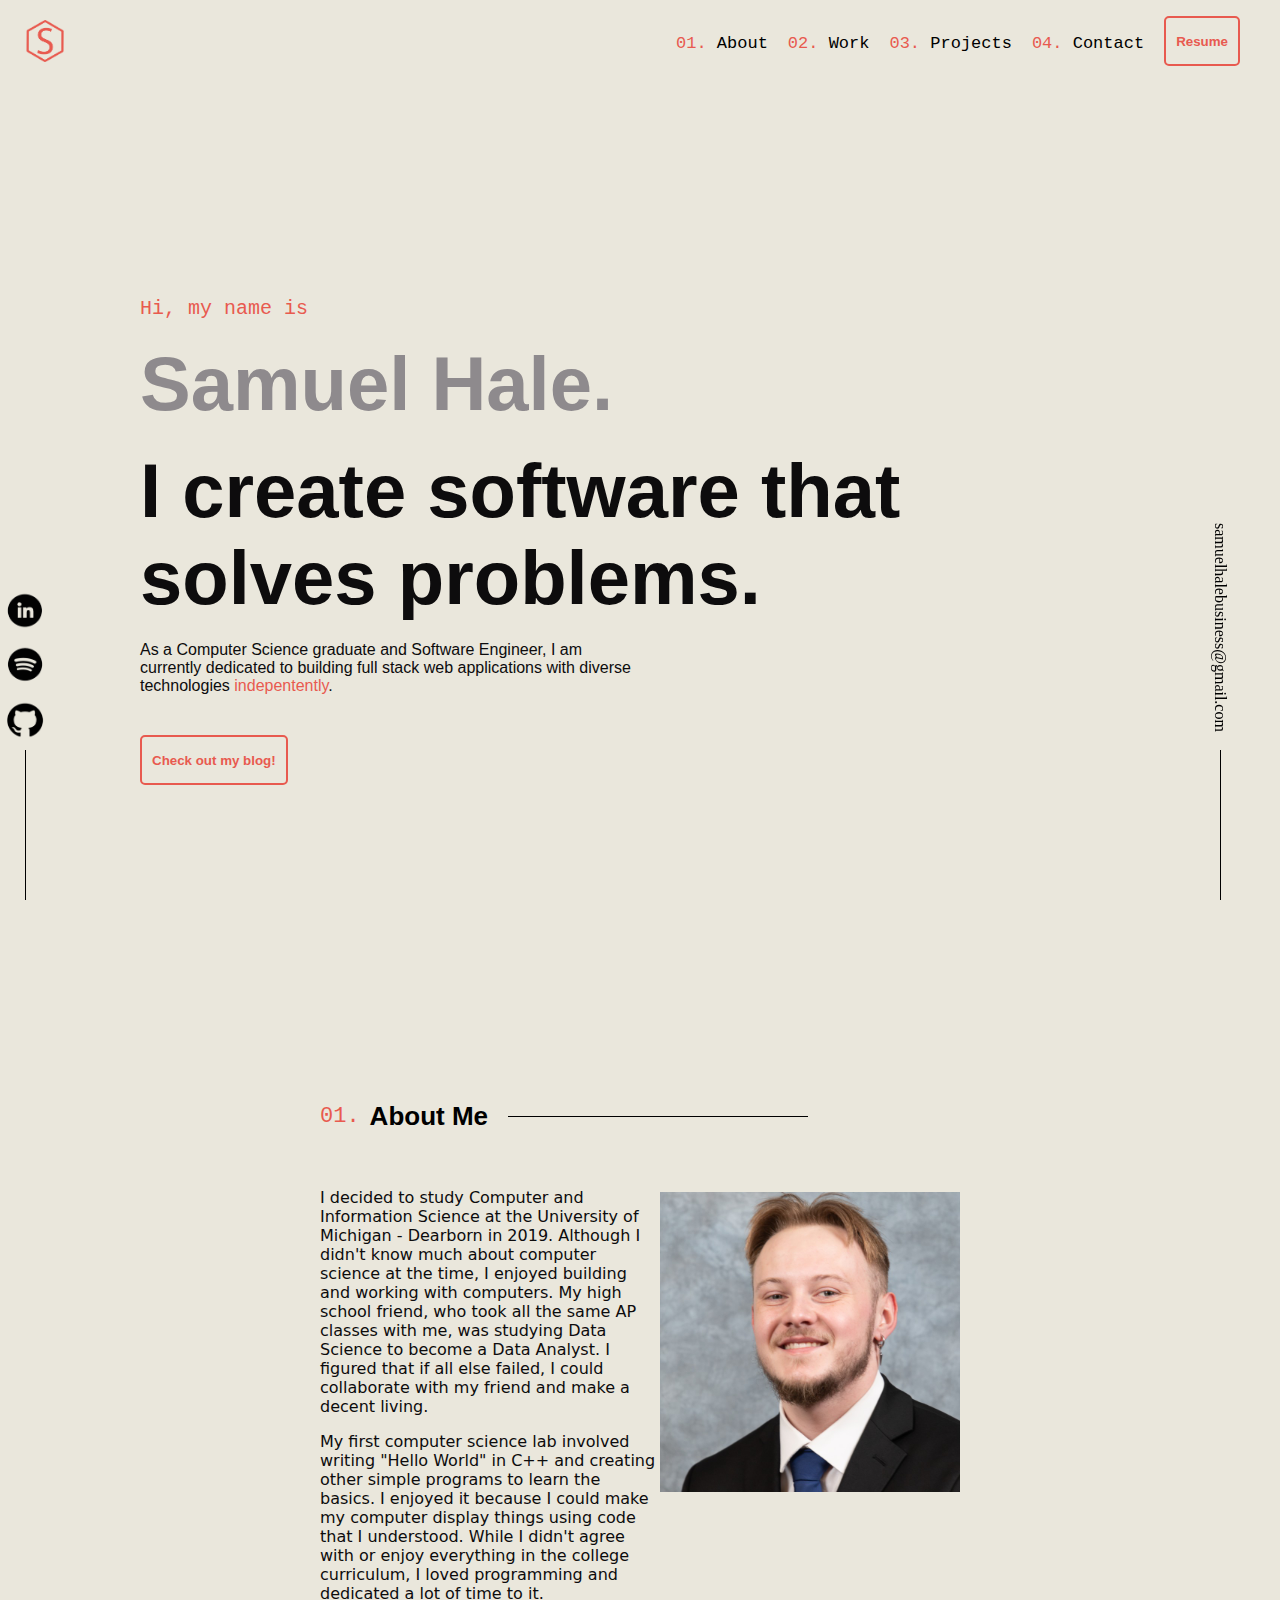
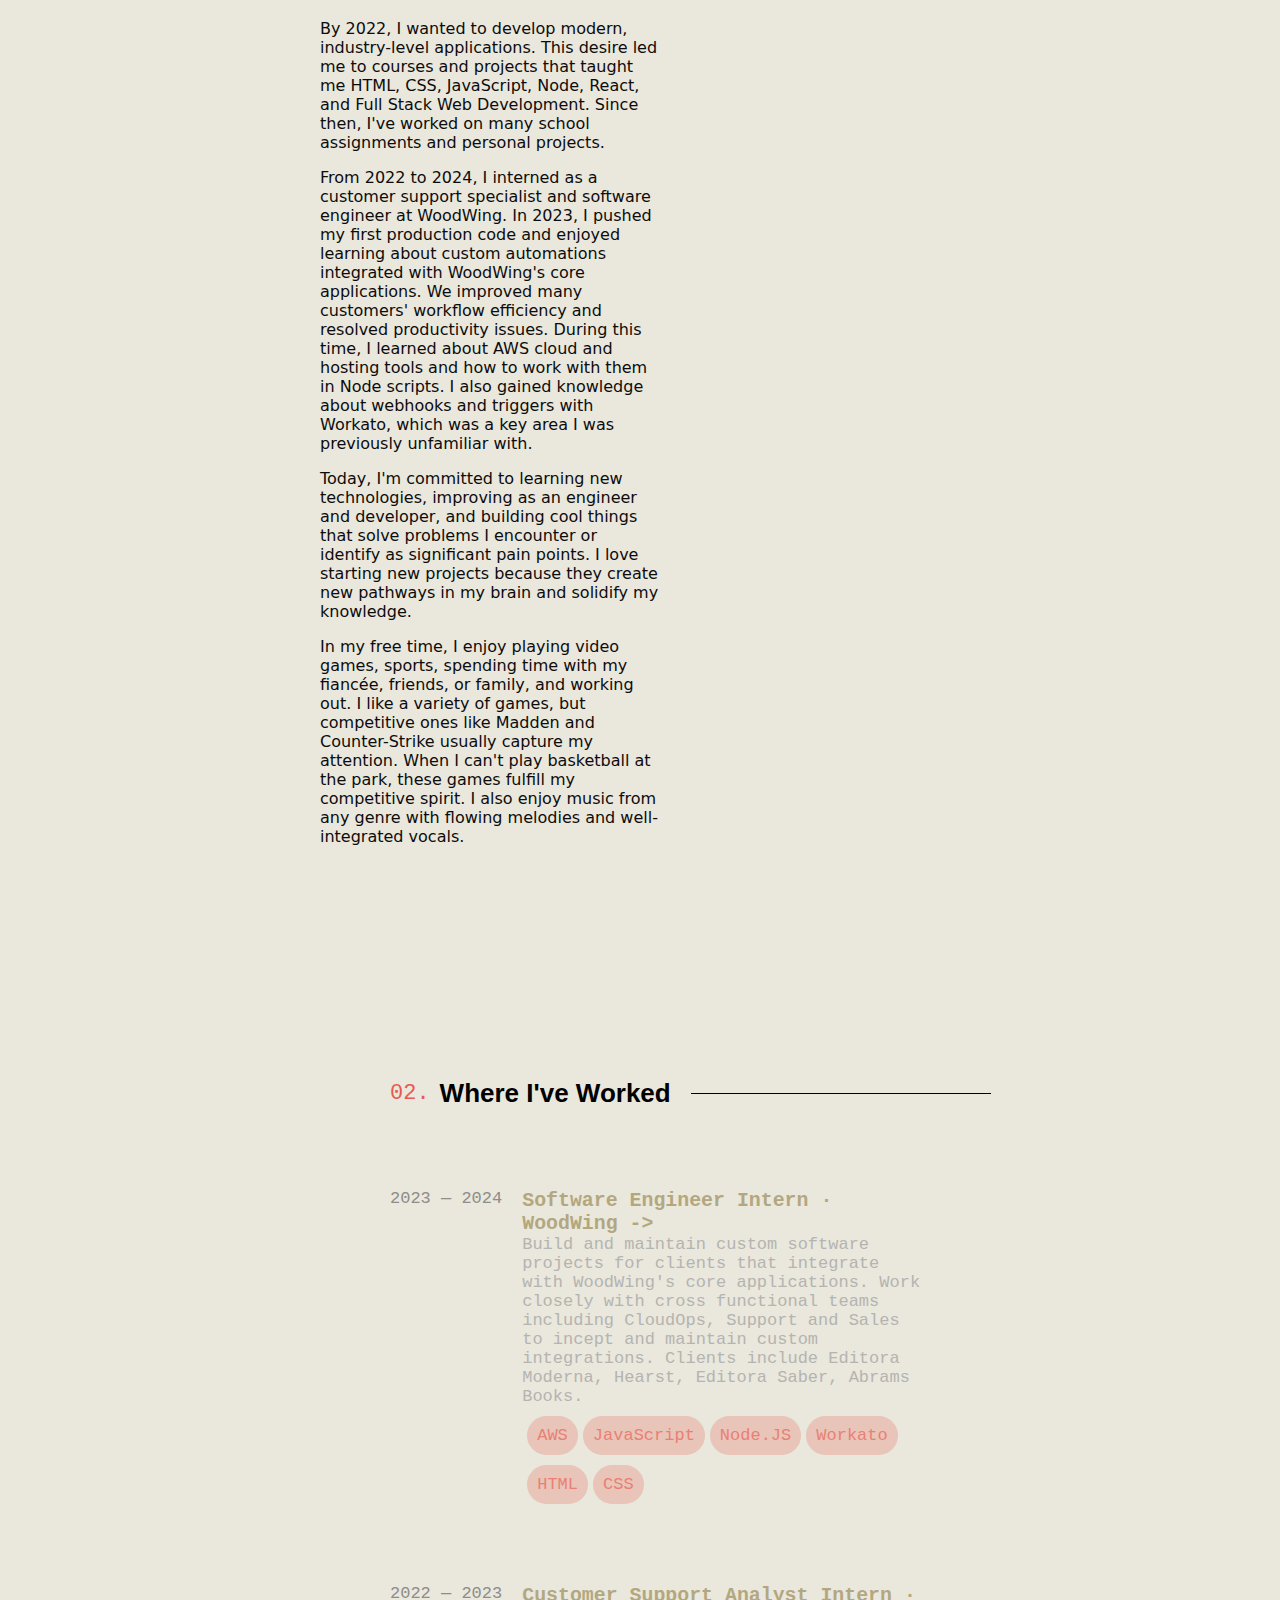
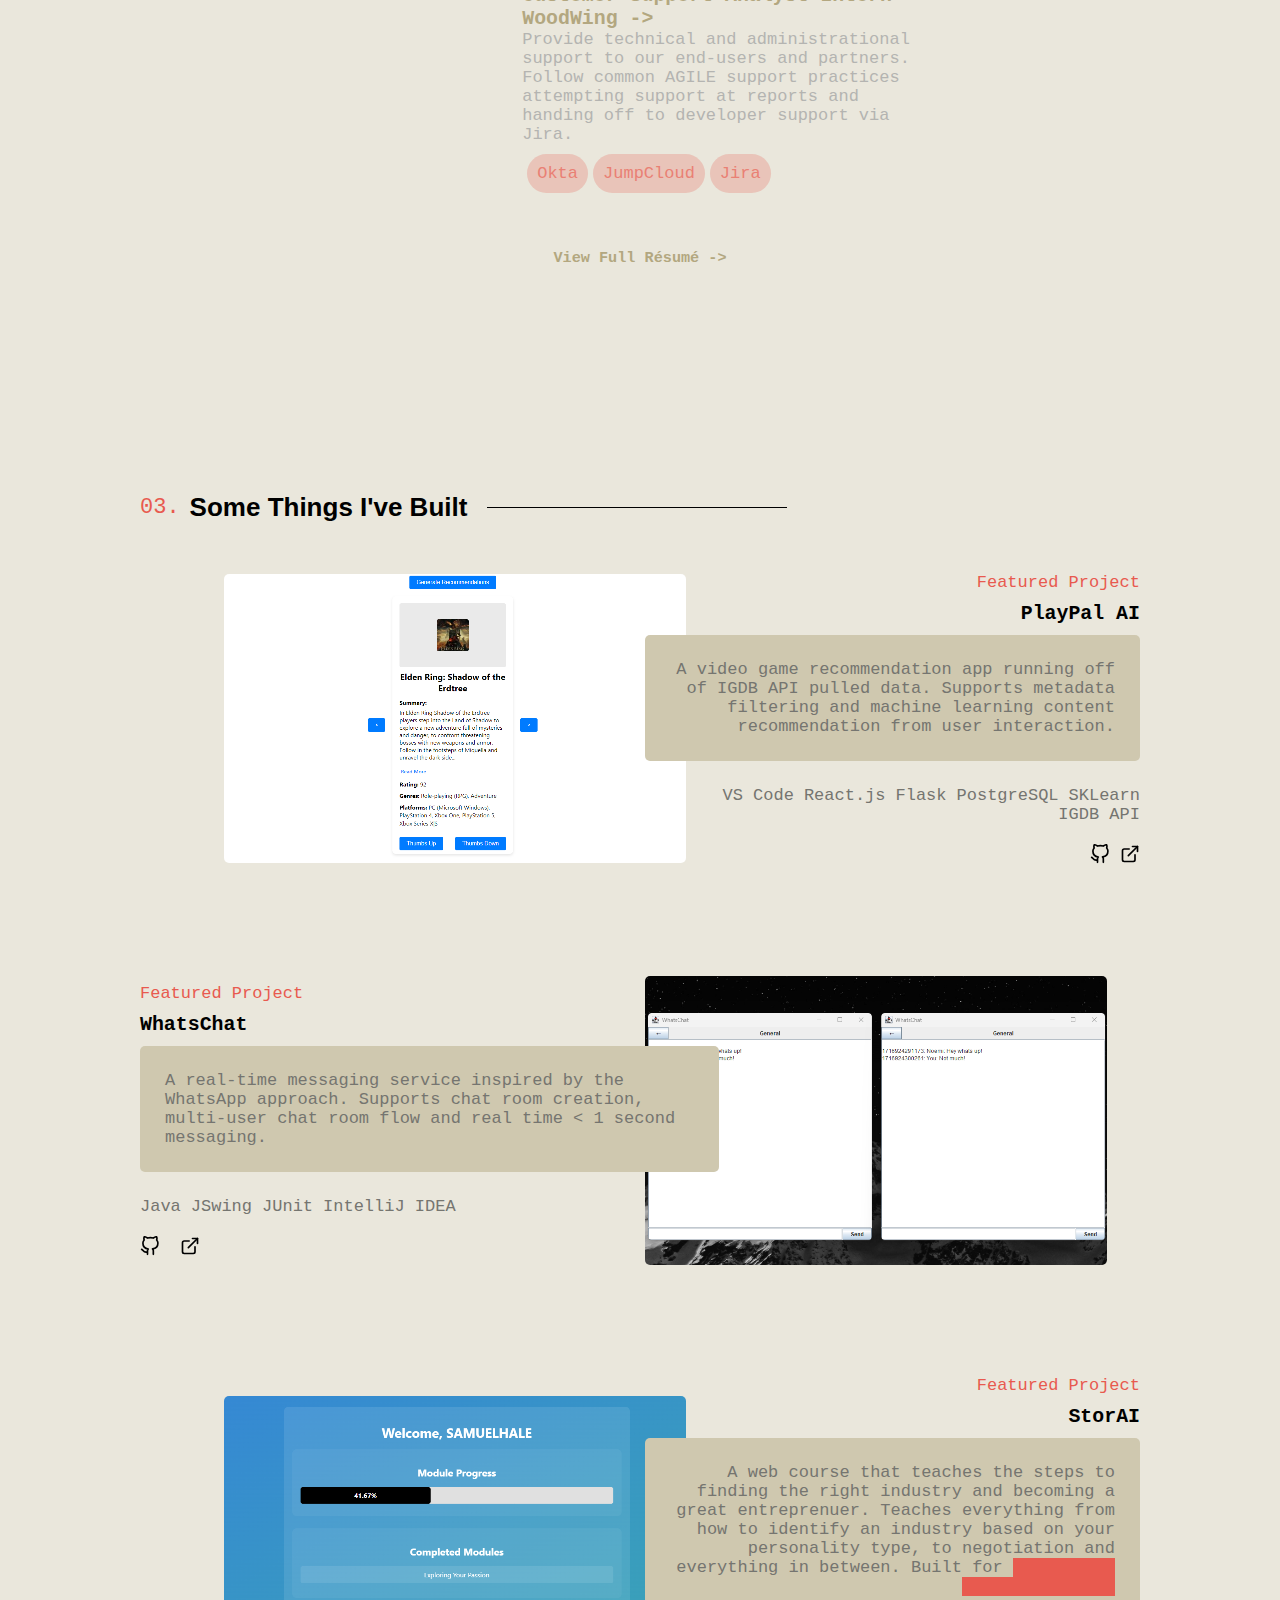
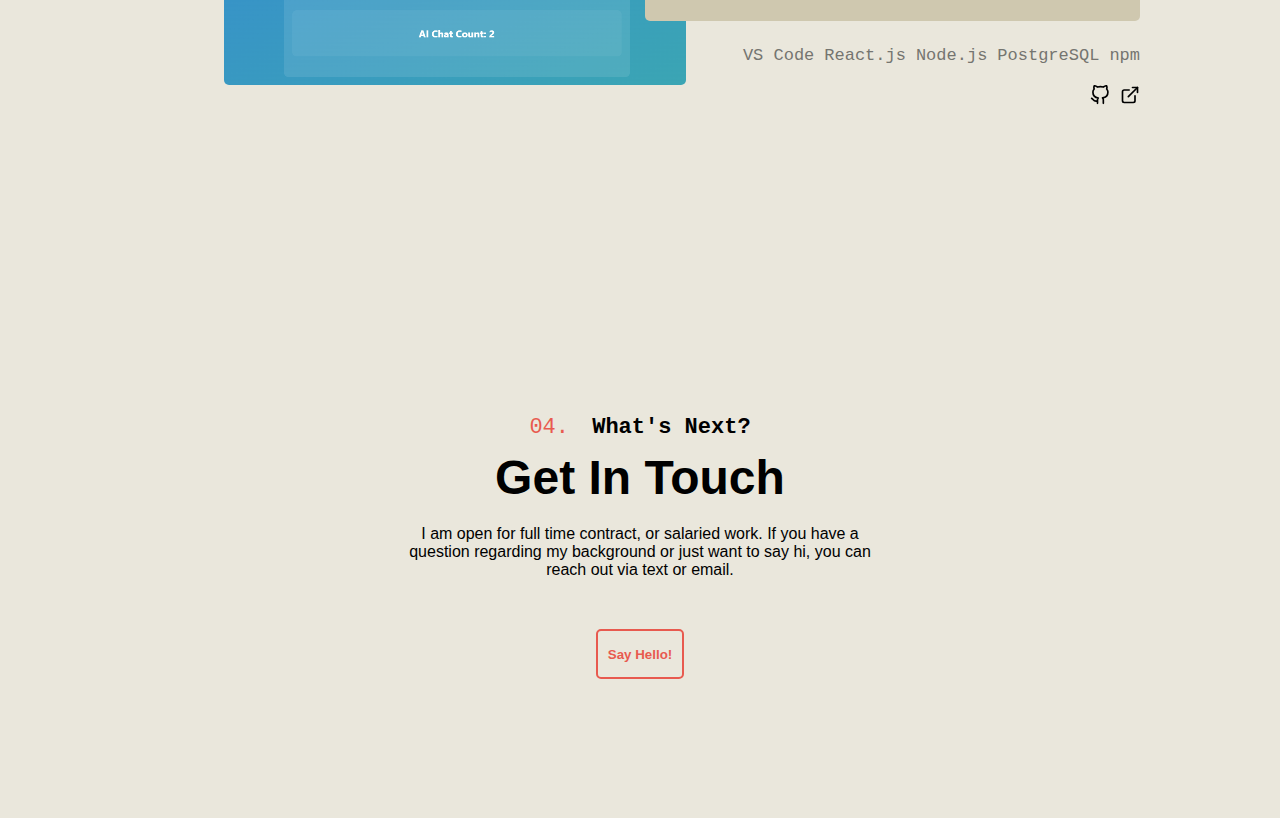
<file: index.html>
<!DOCTYPE HTML PUBLIC "-//W3C//DTD HTML 4.01 Transitional//EN" "http://www.w3.org/TR/html4/loose.dtd">
<html lang="en">
<head>
    <meta charset="UTF-8">
    <title>Samuel Hale</title>
    <link rel = "icon" href ="./assets/Title-Logo.png" type = "image/x-icon">
    <link rel="stylesheet" href="css/styles.css" />
    <script
    src="https://code.jquery.com/jquery-3.7.1.js"
    integrity="sha256-eKhayi8LEQwp4NKxN+CfCh+3qOVUtJn3QNZ0TciWLP4="
    crossorigin="anonymous"></script>
</head>
<body>
    <!--Navigation Bar-->
    <div class="navbar">
        <ul class="navbar-items">
            <li class="logo">
                <a href="index.html"><img src="assets/Logo.png" alt="logo"></a>
            </li>
            <li class="placeholder"></li>
            <li class="nav-item"><a href="#about" class="about link"><div class="list-num">01.</div> About</a></li>
            <li class="nav-item"><a href="#work" class ="work link"><div class="list-num">02.</div> Work</a></li>
            <li class="nav-item"><a href="#project" class="projects link"><div class="list-num">03.</div> Projects</a></li>
            <li class="nav-item"><a href="#contact" class="contact link"><div class="list-num">04.</div> Contact</a></li>
            <button class="resume-button"><a href="assets/Samuel_Hale_Resume.docx" download>Resume</a></button>
        </ul>
    </div>
    <!--end of Navigation Bar-->
    <!--Social List-->
    <div orientation="left" class="side left">
        <ul class="logo-links social">
            <li class="linkedin">
                <a href="https://www.linkedin.com/in/samhale07/" target="_blank"><img src="assets/in.png" alt="logo"></a>
            </li>
            <li class="spotify">
                <a href="https://open.spotify.com/user/31hnp6kdgi7qjobbud6f5qgltqty" rel="noopener noreferrer" target="_blank"><img src="assets/spot.png" alt="logo"></a>
            </li>
            <li class="github">
                <a href="https://github.com/SamuelHaleDev" target="_blank"><img src="assets/gh.png" alt="logo"></a>
            </li>
        </ul>
    </div>
    <!--end of Social List-->
    <!--Email Footer-->
    <div orientation="right" class="side right">
        <div class="email-container">
            <a href="mailto:samuelhalebusiness@gmail.com" rel="noopener noreferrer" class="email" target="_blank">
                samuelhalebusiness@gmail.com
            </a>
        </div>
    </div>
    <!--end of Email Footer-->
    <!--Splash Page-->
    <div class="splash-content-container  main-section">
        <p class="introduction">Hi, my name is</p>
        <h1 class="name">Samuel Hale.</h1>
        <h1 class="self-statement">I create software that solves problems.</h1>
        <p class="self-overview">
            As a Computer Science graduate and Software Engineer, I am currently dedicated to building full stack web applications with diverse technologies <span class="indep"> indepentently</span>.
        </p>
        <button class="resume-button"><a href="https://samuelhalebusiness.wixsite.com/portfolio/blog" target="_blank">Check out my blog!</a></button>
    </div>
    <!--end of Splash Page-->
    <!--About Content-->
    <div id="about" class="about-body section">
        <h2 class="section-heading"><span class="numbering">01.</span> About Me</h2>
        <div class="inner">
            <div class="body-paragraphs">
                <p class="paragraph">
                    I decided to study Computer and Information Science at the University of Michigan - Dearborn in 2019. Although I didn't know much about computer science at the time, I enjoyed building and working with computers. My high school friend, who took all the same AP classes with me, was studying Data Science to become a Data Analyst. I figured that if all else failed, I could collaborate with my friend and make a decent living.
                </p>
                <p class="paragraph">
                    My first computer science lab involved writing "Hello World" in C++ and creating other simple programs to learn the basics. I enjoyed it because I could make my computer display things using code that I understood. While I didn't agree with or enjoy everything in the college curriculum, I loved programming and dedicated a lot of time to it.
                </p>
                <p class="paragraph">
                    By 2022, I wanted to develop modern, industry-level applications. This desire led me to courses and projects that taught me HTML, CSS, JavaScript, Node, React, and Full Stack Web Development. Since then, I've worked on many school assignments and personal projects.
                </p>
                <p class="paragraph">
                    From 2022 to 2024, I interned as a customer support specialist and software engineer at WoodWing. In 2023, I pushed my first production code and enjoyed learning about custom automations integrated with WoodWing's core applications. We improved many customers' workflow efficiency and resolved productivity issues. During this time, I learned about AWS cloud and hosting tools and how to work with them in Node scripts. I also gained knowledge about webhooks and triggers with Workato, which was a key area I was previously unfamiliar with.            </p>
                <p class="paragraph">
                    Today, I'm committed to learning new technologies, improving as an engineer and developer, and building cool things that solve problems I encounter or identify as significant pain points. I love starting new projects because they create new pathways in my brain and solidify my knowledge.            </p>
                <p class="paragraph">
                    In my free time, I enjoy playing video games, sports, spending time with my fiancée, friends, or family, and working out. I like a variety of games, but competitive ones like Madden and Counter-Strike usually capture my attention. When I can't play basketball at the park, these games fulfill my competitive spirit. I also enjoy music from any genre with flowing melodies and well-integrated vocals.
                </p>
            </div>
            <div class="portrait">
                <img src="assets/BusinessPhoto.jpg" class="self-portrait">
            </div>
        </div>
    </div>
    <!--end of About Content-->
    <!--Work Conent-->
    <div id="work" class="experience-container section">
        <ol class="experience-list">
            <li class="experience-item work">
                <h2 class="section-heading"><span class="numbering">02.</span> Where I've Worked</h2>
            </li>
            <li class="experience-item">
                <div class="experience-group">
                    <a href="https://www.woodwing.com/" class="experience-group" target="_blank">
                        <div class="experience-time_frame">
                            2023 — 2024
                        </div>
                        <div class="experience-content">
                            <h3 class="title_company">
                                Software Engineer Intern · WoodWing <span class="arrow">-></span>
                            </h3>
                            <p class="job-content">
                                Build and maintain custom software projects for clients that integrate with WoodWing's core applications.
                                Work closely with cross functional teams including CloudOps, Support and Sales to incept and maintain custom integrations.
                                Clients include Editora Moderna, Hearst, Editora Saber, Abrams Books.
                            </p>
                            <ul class="tech-stack">
                                <li class="tech-item">
                                    AWS
                                </li>
                                <li class="tech-item">
                                    JavaScript
                                </li>
                                <li class="tech-item">
                                    Node.JS
                                </li>
                                <li class="tech-item">
                                    Workato
                                </li>
                                <li class="tech-item">
                                    HTML
                                </li>
                                <li class="tech-item">
                                    CSS
                                </li>
                            </ul>
                        </div>
                    </a>
                </div>
            </li>
            <li class="experience-item">
                <div class="experience-group">
                    <a href="https://www.woodwing.com/" class="experience-group" target="_blank">
                        <div class="experience-time_frame">
                            2022 — 2023
                        </div>
                        <div class="experience-content">
                            <h3 class="title_company">
                                Customer Support Analyst Intern · WoodWing <span class="arrow">-></span>
                            </h3>
                            <p class="job-content">
                                Provide technical and administrational support to our end-users and partners.
                                Follow common AGILE support practices attempting support at reports and handing off to developer support via Jira.
                            </p>
                            <ul class="tech-stack">
                                <li class="tech-item">
                                    Okta
                                </li>
                                <li class="tech-item">
                                    JumpCloud
                                </li>
                                <li class="tech-item">
                                    Jira
                                </li>
                            </ul>
                        </div>
                    </a>
                </div>
            </li>
        </ol>
        <script src="opacity.js"></script>
        <div class="resume-link-container">
            <h3 class="resume-link-text">
                <a href="./assets/Samuel_Hale_SE_Resume.pdf" target="_blank">
                    View Full Résumé <span class="arrow">-></span>
                </a>
            </h3>
        </div>
    </div>
    <!--end of Work Content-->
    <!--Project Content-->
    <div id="project" class="projects-container section">
        <h2 class="section-heading"><span class="numbering">03.</span> Some Things I've Built</h2>
        <ul class="content-list">
            <li class="project-item">
                <div class="img-container">
                    <a href="https://playpal-jwmk.onrender.com/" target="_blank">
                        <img src="./assets/playpal.png">
                    </a>
                </div>
                <div class="project-text-container">
                    <p class="featured-project">Featured Project</p>
                    <h3 class="project-title"><a href="https://playpal-jwmk.onrender.com/" target="_blank">PlayPal AI</a></h3>
                    <div class="description-container">
                        <p class="description-text">A video game recommendation app running off of IGDB API pulled data. Supports metadata filtering and machine learning content recommendation from user interaction.</p>
                    </div>
                    <div class="technology-list-container">
                        <ul class="technology-list right">
                            <li class="technology-item">VS Code</li>
                            <li class="technology-item">React.js</li>
                            <li class="technology-item">Flask</li>
                            <li class="technology-item">PostgreSQL</li>
                            <li class="technology-item">SKLearn</li>
                            <li class="technology-item">IGDB API</li>
                        </ul>
                    </div>
                    <div class="project-links-container">
                        <a href="https://github.com/ww-samuel-hale/playpal" aria-label="GitHub Link" rel="noopener noreferrer" target="_blank">
                            <svg xmlns="http://www.w3.org/2000/svg" role="img" viewBox="0 0 24 24" fill="none" stroke="currentColor" stroke-width="2" stroke-linecap="round" stroke-linejoin="round" class="feather feather-github">
                                <title>
                                    GitHub
                                </title>
                                <path d="M9 19c-5 1.5-5-2.5-7-3m14 6v-3.87a3.37 3.37 0 0 0-.94-2.61c3.14-.35 6.44-1.54 6.44-7A5.44 5.44 0 0 0 20 4.77 5.07 5.07 0 0 0 19.91 1S18.73.65 16 2.48a13.38 13.38 0 0 0-7 0C6.27.65 5.09 1 5.09 1A5.07 5.07 0 0 0 5 4.77a5.44 5.44 0 0 0-1.5 3.78c0 5.42 3.3 6.61 6.44 7A3.37 3.37 0 0 0 9 18.13V22">
                                </path>
                            </svg>
                        </a>
                        <a href="https://playpal-jwmk.onrender.com/" aria-label="External Link" class="external" rel="noopener noreferrer" target="_blank">
                            <svg xmlns="http://www.w3.org/2000/svg" role="img" viewBox="0 0 24 24" fill="none" stroke="currentColor" stroke-width="2" stroke-linecap="round" stroke-linejoin="round" class="feather feather-external-link">
                                <title>
                                    External Link
                                </title>
                                <path d="M18 13v6a2 2 0 0 1-2 2H5a2 2 0 0 1-2-2V8a2 2 0 0 1 2-2h6"></path>
                                <polyline points="15 3 21 3 21 9"></polyline>
                                <line x1="10" y1="14" x2="21" y2="3"></line>
                            </svg>
                        </a>
                    </div>
                </div>
            </li>
            <li class="project-item">
                <div class="project-text-container left">
                    <p class="featured-project left">Featured Project</p>
                    <h3 class="project-title left"><a href="https://github.com/SamuelHaleDev/Chat-Application" target="_blank">WhatsChat</a></h3>
                    <div class="description-container">
                        <p class="description-text left">A real-time messaging service inspired by the WhatsApp approach. Supports chat room creation, multi-user chat room flow and real time < 1 second messaging.</p>
                    </div>
                    <div class="technology-list-container">
                        <ul class="technology-list">
                            <li class="technology-item left">Java</li>
                            <li class="technology-item left">JSwing</li>
                            <li class="technology-item left">JUnit</li>
                            <li class="technology-item left">IntelliJ IDEA</li>
                        </ul>
                    </div>
                    <div class="project-links-container left">
                        <a href="https://github.com/SamuelHaleDev/Chat-Application" aria-label="GitHub Link" rel="noopener noreferrer" target="_blank" class="left">
                            <svg xmlns="http://www.w3.org/2000/svg" role="img" viewBox="0 0 24 24" fill="none" stroke="currentColor" stroke-width="2" stroke-linecap="round" stroke-linejoin="round" class="feather feather-github">
                                <title>
                                    GitHub
                                </title>
                                <path d="M9 19c-5 1.5-5-2.5-7-3m14 6v-3.87a3.37 3.37 0 0 0-.94-2.61c3.14-.35 6.44-1.54 6.44-7A5.44 5.44 0 0 0 20 4.77 5.07 5.07 0 0 0 19.91 1S18.73.65 16 2.48a13.38 13.38 0 0 0-7 0C6.27.65 5.09 1 5.09 1A5.07 5.07 0 0 0 5 4.77a5.44 5.44 0 0 0-1.5 3.78c0 5.42 3.3 6.61 6.44 7A3.37 3.37 0 0 0 9 18.13V22">
                                </path>
                            </svg>
                        </a>
                        <a href="https://github.com/SamuelHaleDev/Chat-Application" aria-label="External Link" class="external" rel="noopener noreferrer" target="_blank" class="left">
                            <svg xmlns="http://www.w3.org/2000/svg" role="img" viewBox="0 0 24 24" fill="none" stroke="currentColor" stroke-width="2" stroke-linecap="round" stroke-linejoin="round" class="feather feather-external-link">
                                <title>
                                    External Link
                                </title>
                                <path d="M18 13v6a2 2 0 0 1-2 2H5a2 2 0 0 1-2-2V8a2 2 0 0 1 2-2h6"></path>
                                <polyline points="15 3 21 3 21 9"></polyline>
                                <line x1="10" y1="14" x2="21" y2="3"></line>
                            </svg>
                        </a>
                    </div>
                </div>
                <div class="img-container right">
                    <a href="https://github.com/SamuelHaleDev/Chat-Application" target="_blank">
                        <img src="./assets/Discover.png">
                    </a>
                </div>
            </li>
            <li class="project-item">
                <div class="img-container">
                    <a href="https://storai.net/" target="_blank">
                        <img src="./assets/storai.png">
                    </a>
                </div>
                <div class="project-text-container">
                    <p class="featured-project">Featured Project</p>
                    <h3 class="project-title"><a href="https://storai.net/" target="_blank">StorAI</a></h3>
                    <div class="description-container">
                        <p class="description-text">A web course that teaches the steps to finding the right industry and becoming a great entreprenuer. Teaches everything 
                            from how to identify an industry based on your personality type, to negotiation and everything in between. Built for <a href="https://sites.google.com/a/umich.edu/mike-callahan/" target="_blank" class="client"><span class="underline">Callahan & Rose Consulting</span></a>
                        </p>
                    </div>
                    <div class="technology-list-container">
                        <ul class="technology-list right">
                            <li class="technology-item">VS Code</li>
                            <li class="technology-item">React.js</li>
                            <li class="technology-item">Node.js</li>
                            <li class="technology-item">PostgreSQL</li>
                            <li class="technology-item">npm</li>
                        </ul>
                    </div>
                    <div class="project-links-container">
                        <a href="https://storai.net/" aria-label="GitHub Link" rel="noopener noreferrer" target="_blank">
                            <svg xmlns="http://www.w3.org/2000/svg" role="img" viewBox="0 0 24 24" fill="none" stroke="currentColor" stroke-width="2" stroke-linecap="round" stroke-linejoin="round" class="feather feather-github">
                                <title>
                                    GitHub
                                </title>
                                <path d="M9 19c-5 1.5-5-2.5-7-3m14 6v-3.87a3.37 3.37 0 0 0-.94-2.61c3.14-.35 6.44-1.54 6.44-7A5.44 5.44 0 0 0 20 4.77 5.07 5.07 0 0 0 19.91 1S18.73.65 16 2.48a13.38 13.38 0 0 0-7 0C6.27.65 5.09 1 5.09 1A5.07 5.07 0 0 0 5 4.77a5.44 5.44 0 0 0-1.5 3.78c0 5.42 3.3 6.61 6.44 7A3.37 3.37 0 0 0 9 18.13V22">
                                </path>
                            </svg>
                        </a>
                        <a href="https://storai.net/" aria-label="External Link" class="external" rel="noopener noreferrer" target="_blank">
                            <svg xmlns="http://www.w3.org/2000/svg" role="img" viewBox="0 0 24 24" fill="none" stroke="currentColor" stroke-width="2" stroke-linecap="round" stroke-linejoin="round" class="feather feather-external-link">
                                <title>
                                    External Link
                                </title>
                                <path d="M18 13v6a2 2 0 0 1-2 2H5a2 2 0 0 1-2-2V8a2 2 0 0 1 2-2h6"></path>
                                <polyline points="15 3 21 3 21 9"></polyline>
                                <line x1="10" y1="14" x2="21" y2="3"></line>
                            </svg>
                        </a>
                    </div>
                </div>
            </li>
        </ul>
    </div>
    <!--end of Project Content-->
    <!--Contact Content-->
    <div id="contact" class="contact-container section">
        <h2 class="contact"><span class="numbering">04.</span> What's Next?</h2>
        <h1 class="title">Get In Touch</h1>
        <p class="contact">I am open for full time contract, or salaried work. If you have a question regarding my background
            or just want to say hi, you can reach out via text or email.
        </p>
        <div class="button-container">
            <button class="resume-button email">
                <a href="mailto:samuelhalebusiness@gmail.com" rel="noopener noreferrer" target="_blank">
                    Say Hello!
                </a>
            </button>
        </div>
    </div>
    <!--end of Contact Content-->
    <!--Footer-->
    <div id="footer-placeholder"></div>
    <script>
        $(function(){
            $("#footer-placeholder").load("footer.html");
        });
    </script>
    <!--end of Footer-->
</body>
</html>
</file>
<file: css/styles.css>
@font-face {
    font-family: monospace;
    src: url('SpaceMono-Regular.ttf') format('ttf');
}

@font-face {
    font-family: r;
    src: url('Roboto-Bold.ttf') formt('ttf');
}

html {
    scroll-behavior: smooth;
}

body {
    background-color: #EAE7DC;
    min-height: 100vh;
    margin: 0;
    display: grid;
    grid-template-rows: auto 1fr auto;
}

div.main-section {
    display: flex;
    -webkit-box-pack: center;
    justify-content: center;
    -webkit-box-align: center;
    flex-direction: column;
    align-items: flex-start;
    min-height: 100vh;
    height: 100vh;
    padding: 0px;
}

div.section {
    padding: 100px 0px;
}

/* NAV BAR STYLING*/
.navbar-items {
    list-style-type: none;
    margin-left: 20px;
    margin-right: 20px;
    margin-bottom: 20px;
    padding: 0px;
    display: flex;
}

.placeholder {
    flex: 2;
}

.nav-item, .resume-button {
    margin-right: 20px;
}

.list-num {
    display: inline-block;
    color: #E85A4F;
}

.logo {
    color: #E85A4F;
}

.resume-button {
    color: #E85A4F;
}

li {
    font-family: monospace;
    font-size: 17px;
    margin: auto;
}

.resume-button {
    border: 2px solid #E85A4F;
    border-radius: 5px;
    padding: 8px 10px;
    height: 50px;
    background: none;
    font-weight: 700;
    transition: all 0.25s cubic-bezier(0.645, 0.045, 0.355, 1);
}

.resume-button:hover {
    outline: none;
    box-shadow: 3px 3px 0 0 #E85A4F;
    transform: translate(-4px, -4px);
    cursor: pointer;
}

button.resume-button > a {
    text-decoration: none;
    color: inherit;
}

li.logo > a > img {
    width: 50px;
    height: 50px;
    margin-left: 20px;
    margin: auto;
}

li.nav-item > a {
    text-decoration: none;
    color: inherit;
}

a.link:hover {
    color: #E85A4F;
}

li.nav-item > a.selected {
    color: #E85A4F;
}

.selected {
    font-size: 21px;
}

/* SPLASH PAGE STYLING */
div.splash-content-container {
    width: fit-content;
    margin: auto;
}

p.introduction {
    font-size: 20px;
    font-family: monospace;
    color: #E85A4F;
    margin: 0px;
    margin-bottom: 20px;
    width: fit-content;
}

h1.name {
    font-family: "Roboto", sans-serif;
    font-weight: 700;
    font-style: normal;
    font-size: 76px;
    color: #8E8A8D;
    margin: 0px;
    margin-bottom: 20px;
    width: fit-content
}

h1.self-statement {
    font-family: "Roboto", sans-serif;
    font-weight: 700;
    font-style: normal;
    font-size: 76px;
    color: #0d0c0d;
    margin: 0px;
    margin-bottom: 20px;
    width: 1000px;
}

p.self-overview {
    font-family: "Roboto", sans-serif;
    font-weight: 400;
    font-style: normal;
    color: #0d0c0d;
    margin: 0px;
    margin-bottom: 40px;
    width: 500px;
}

span.indep {
    font-family: "Roboto", sans-serif;
    font-weight: 400;
    font-style: normal;
    color: #E85A4F;
}

/* FOOTER STYLING */
.nav-container {
    margin: auto;
}

ul.logo-links {
    list-style-type: none;
    margin: 0px;
    margin-top: 40px;
    padding: 0px;
    display: flex;
}

p.claim {
    text-align: center;
}

li > a > img {
    width: 50px;
    height: 50px;
    margin: auto;
}

li > a > img:hover {
    opacity: 75%;
    transition: opacity 200ms ease-in-out;
}

div.nav-container > p {
    font-family: "Roboto", sans-serif;
    font-style: normal;
    color: #0d0c0d;
}

/* ABOUT PAGE STYLING */
ol.experience-list {
    list-style: none;
}

div.about-body {
    width: 50%;
    margin: auto;
}

h2.section-heading {
    display: flex;
    -webkit-box-align: center;
    align-items: center;
    position: relative;
    margin: 10px 0px 40px;
    width: 100%;
    font-size: 26px;
    white-space: nowrap;
    font-family: "Roboto", sans-serif;
}

h2 > span.numbering {
    position: relative;
    margin-right: 10px;
    font-size: 22px;
    font-weight: 400;
    color: #E85A4F;
    font-family: monospace;
}

h2.section-heading::after {
    content: "";
    display: block;
    position: relative;
    width: 300px;
    height: 1px;
    margin-left: 20px;
    background-color: black;
}

div.inner {
    display: grid;
    grid-template-columns: 3fr 2fr;
}

img.self-portrait {
    width: 300px;
    height: 300px;
    margin: 20px auto;
    display: block;
}

p.paragraph {
    font-family: ui-sans-serif, system-ui, -apple-system, BlinkMacSystemFont, "Segoe UI", Roboto, "Helvetica Neue", Arial, "Noto Sans", sans-serif, "Apple Color Emoji", "Segoe UI Emoji", "Segoe UI Symbol", "Noto Color Emoji";
    font-weight: 400;
    font-style: normal;
    color: #0d0c0d;
}

/* WORK EXPERIENCE STYLING */
li.experience-item > h2.section-heading {
    padding-left: 40px;
}

li.experience-item {
    width: 50%;
}

div.experience-group {
    padding: 20px;
}

a.experience-group {
    display: flex;
    text-decoration: none;
    padding: 20px;
}
a.experience-group:hover {
    background-color: #d9d3bf;
    outline: solid;
    outline-color: #d9d3bf;
    border-radius: 5px;
}

a.experience-group:hover > div.experience-content > h3.title_company {
    color: #E98074;
}

div.experience-time_frame {
    color: #8E8D8A;
}

h3.title_company {
    margin: 0px;
    color: #b3a780;
}

a.experience-group:hover > div.experience-content > h3.title_company > span.arrow {
    margin-left: 10px;
    transition: margin-left 400ms ease-in-out;
}

div.experience-content {
    width: 75%;
    margin-left: 20px;
}

p.job-content {
    margin: 0px;
    color: #b4b4b1;
}

ul.tech-stack {
    list-style: none;
    display: flex;
    width:100%;
    padding: 0px;
    flex-wrap: wrap;
}

li.tech-item {
    color: #E98074;
    padding: 10px;
    margin: 10px 0 0 5px;
    background-color: rgba(232, 90, 79, 0.25);
    border-radius: 20px;
}

div.resume-link-container {
    display: block;
    text-align: center;
}

h3.resume-link-text {
    color: #E98074;
    font-family: monospace;
}

h3.resume-link-text > a {
    text-decoration: none;
    color: #b3a780;
}

h3.resume-link-text > a:hover {
    color: #E98074;
}

h3.resume-link-text > a:hover > span.arrow {
    margin-left: 10px;
    transition: margin-left 400ms ease-in-out;
}

/* PROJECT PAGE STYLING */
div.projects-container {
    max-width: 1000px;
    padding: 100px 0px;
    margin: 0px auto;
}

ul.content-list {
    list-style: none;
    padding: 0px;
    margin: 0px;
}

li.project-item {
    position: relative;
    display: grid;
    gap: 10px;
    grid-template-columns: repeat(12, 1fr);
    -webkit-box-align: center;
    align-items: center;
    margin-bottom: 100px;
}

div.project-text-container {
    position: relative;
    grid-area: 1 / 1 / -1 / 7;
    grid-column: 7 / -1;
    text-align: right;
}

div.img-container {
    grid-column: 1 / 8;
    grid-area: 1 / 2 / -1 / -1;
    position: relative;
    z-index: 1;
}

div.img-container.right {
    grid-column: 7 / -1;
}

div.project-text-container.left {
    grid-column: 1 / 8;
    text-align: left;
}

div.img-container > a {
    width: 100%;
    height: 100%;
    vertical-align: middle;
    position: relative;
    z-index: 1;
}

div.img-container > a > img {
    margin: 0px;
    max-width: none;
    padding: 0px;
    vertical-align: middle;
    border-radius: 5px;
}

div.img-container > a > img:hover {
    opacity: 0.75;
    transition: opacity 200ms ease-in-out;
}

div.project-text-container {
    grid-column: 7 / -1 ;
}

p.featured-project {
    text-align: right;
    font-family: monospace;
    color: #E85A4F;
    margin: 10px 0px;
}

h3.project-title {
    text-align: right;
    margin: 0px 0px 10px;
}

h3.project-title > a {
    text-decoration: none;
    color: inherit;
    position: relative;
    z-index: 1;
}

h3.project-title > a:hover {
    color: #E85A4F;
    transition: color 200ms ease-in-out;
}

div.description-container {
    padding: 25px;
    background-color: #cfc8af;
    border-radius: 5px;
    position: relative;
    z-index: 2;
}

p.description-text {
    margin: 0px;
    text-align: right;
    color: #757570;
}

p.description-text.left {
    text-align: left;
}

ul.technology-list {
    display: flex;
    flex-wrap: wrap;
    margin: 25px 0px 10px;
    padding: 0px;
    list-style: none;
    position: relative;
    z-index: 2;
}

ul.technology-list.right {
    justify-content: flex-end;
}

li.technology-item {
    color: #757570;
    margin: 0px 0px 0px 10px;
}

li.technology-item.left {
    margin: 0px 10px 0px 0px;
}

div.project-links-container {
    display: flex;
    -webkit-box-align: center;
    align-items: center;
    margin-top: 10px;
    position: relative;
    z-index: 2;
    -webkit-box-pack: right;
    justify-content: flex-end;
}

div.project-links-container > a {
    display: flex;
    -webkit-box-pack: center;
    justify-content: center;
    -webkit-box-align: center;
    align-items: center;
    padding: 10px 0px 10px 10px;
    position: relative;
    z-index: 1;
    text-decoration: none;
    text-decoration-skip-ink: auto;
    color: inherit;
    visibility: visible;
}

div.project-links-container > a.left {
    padding: 10px 10px 10px 0px;
}

div.project-links-container > a > svg {
    width: 20px;
    height: 20px;
}

div.project-links-container > a:hover {
    color: #E85A4F;
    transition: color 200ms ease-in-out;
}

p.featured-project.left {
    text-align: left;
}

h3.project-title.left {
    text-align: left;
}

div.project-links-container.left {
    justify-content: flex-start;
}

a.client {
    text-decoration: none;
    color: #E85A4F;
}

a.client:hover {
    text-decoration: none;
}

span.underline {
    background-image: linear-gradient(#E85A4F 0 0);
    background-repeat: no-repeat;
    background-position: bottom left;
    -webkit-animation: slide_underline_out 200ms linear forwards;
}

span.underline:hover {
    -webkit-animation: slide_underline_in 200ms linear forwards;
}

@-webkit-keyframes slide_underline_in {
    from { background-size: 0% 1px; }
    to { background-size: 100% 1px; }
}

@-webkit-keyframes slide_underline_out {
    from { background-size: 100% 1px; }
    to { background-size: 0% 1px; }
}

/* Contact Section Styling */
div.contact-container {
    margin: auto;
}

h2.contact {
    text-align: center;
    font-family: monospace;
    font-size: 22px;
    margin: 0px;
}

h1.title {
    text-align: center;
    font-family: "Roboto", sans-serif;
    font-size: 48px;
    margin: 10px 0px 20px 0px;
}

p.contact {
    font-family: "Roboto", sans-serif;
    text-align: center;
    margin: 0px auto;
    width: 500px;
}

div.button-container {
    display: flex;
    margin: auto;
}

button.resume-button.email {
    margin: auto;
    margin-top: 50px;
}

/* LEFT FOOTER STYLING */
div.side.left {
    position: fixed;
    bottom: 0px;
}

div.side.right {
    width: 40px;
    position: fixed;
    bottom: 0px;
    left: auto;
    right: 40px;
}

div.side.right::after {
    content: "";
    display: block;
    position: relative;
    width: 1px;
    height: 150px;
    margin: auto;
    background-color: black;
}

div.side.left::after {
    content: "";
    display: block;
    position: relative;
    width: 1px;
    height: 150px;
    margin: auto;
    background-color: black;
}

ul.logo-links.social {
    display: block;
}

div.email-container {
    display: flex;
    margin-bottom: 18px;
}

a.email {
    writing-mode: vertical-rl;
    text-decoration: none;
    color: inherit;
    text-align: center;
    margin: auto;
}

div.email-container > a:hover {
    color:#E85A4F;
    transition: color 200ms ease-in-out;
}
</file>
